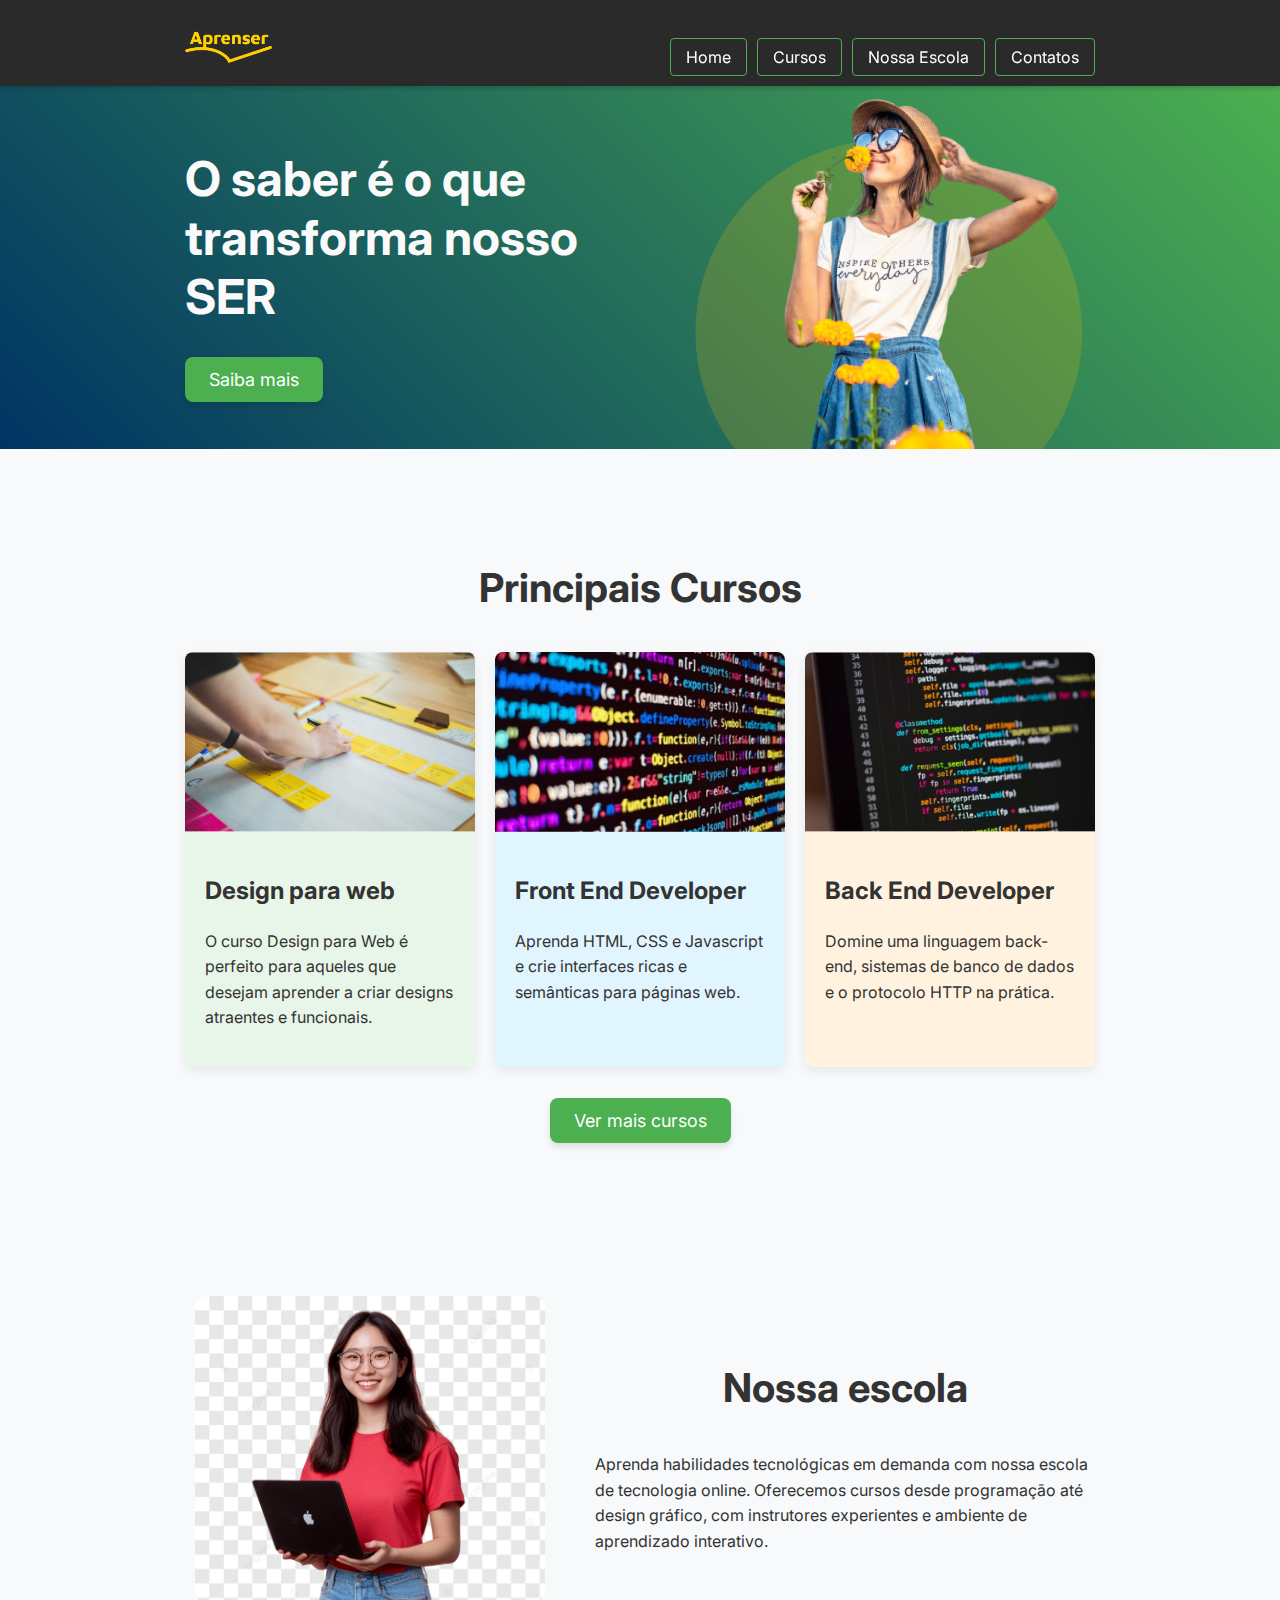
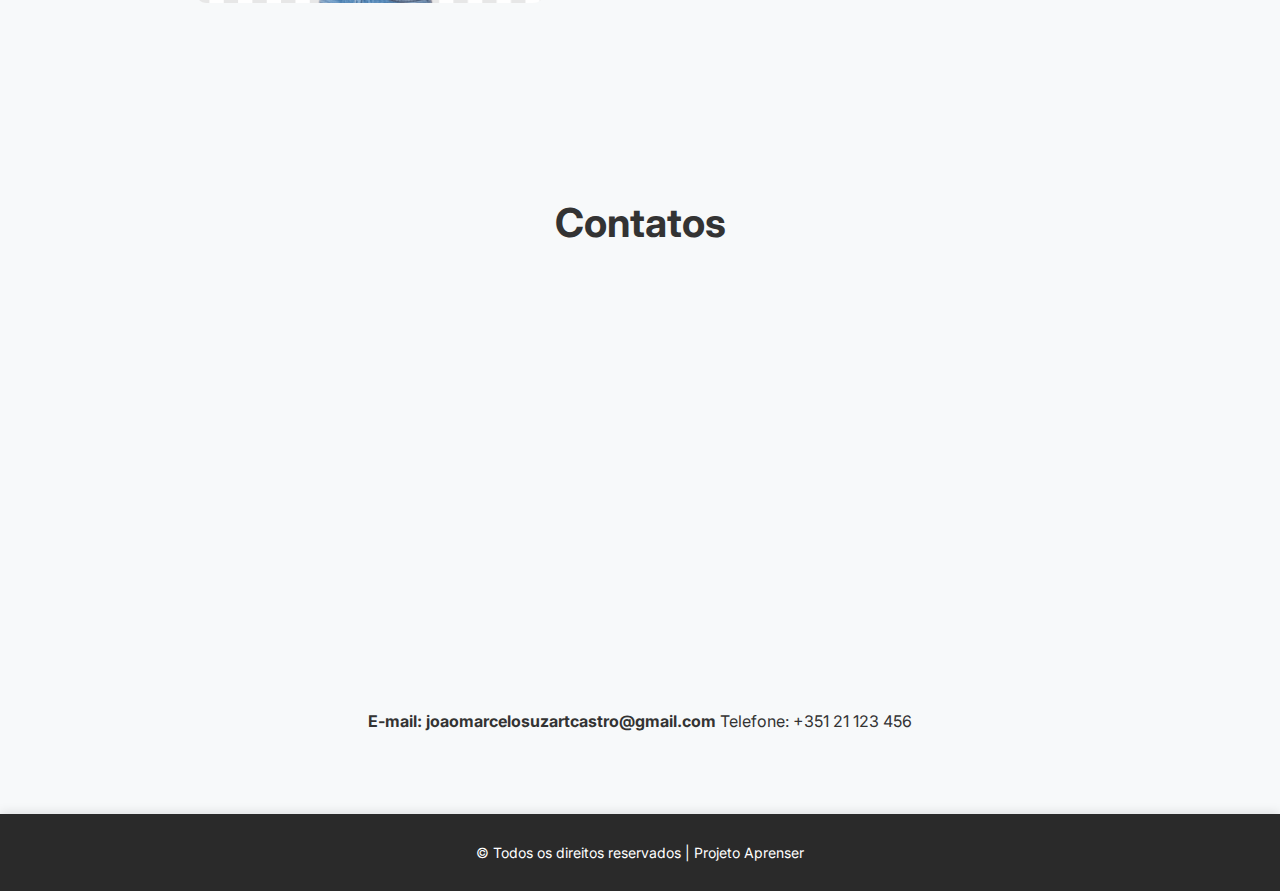
<file: index.html>
<!DOCTYPE html>
<html lang="pt-BR">

<head>
    <meta charset="UTF-8">
    <meta name="viewport" content="width=device-width, initial-scale=1.0">
    <title>Projeto Aprenser - Uma educação que transforma</title>
    <link rel="preconnect" href="https://fonts.googleapis.com">
    <link rel="preconnect" href="https://fonts.gstatic.com" crossorigin>
    <link href="https://fonts.googleapis.com/css2?family=Inter:wght@400;600&display=swap" rel="stylesheet">
    <link rel="stylesheet" href="./css/estilo.css">
</head>

<body>
    <div class="wrapperContainer wrapperContainer-dark wrapperContainer-fixed">
        <header class="header container">
            <img src="./imagens/logoAprenser.png" alt="Aprenser" class="logo">
            <button class="menu-toggle" id="hamburguer-button" aria-label="Abrir menu" aria-expanded="false">
                <span class="menu-icon"></span>
            </button>
            <nav class="header_nav" id="menu" aria-hidden="true">
                <button class="menu-close-btn" aria-label="Fechar menu">×</button>
                <ul>
                    <li><a href="#home">Home</a></li>
                    <li><a href="#cursos">Cursos</a></li>
                    <li><a href="#escola">Nossa Escola</a></li>
                    <li><a href="#contatos">Contatos</a></li>
                </ul>
            </nav>
        </header>
    </div>

    <div class="wrapperContainer wrapperContainer-hero">
        <section class="container heroBanner">
            <div class="header_content">
                <h1 class="hero_title">O saber é o que transforma nosso <span class="upper">ser</span></h1>
                <a href="#" class="btn">Saiba mais</a>
            </div>
            <img src="./imagens/HeroImage.png" alt="Mulher segurando flores">
        </section>
    </div>

    <div class="wrapperContainer wrapperContainer-light wrapperContainer-padded" id="cursos">
        <section class="cursos container">
            <h2 class="section_title">Principais Cursos</h2>
            <div class="cursosContainer">
                <article class="curso_card">
                    <img src="./imagens/curso-design.png" alt="Curso design">
                    <div class="cursos_card_content">
                        <h3>Design para web</h3>
                        <p>O curso Design para Web é perfeito para aqueles que desejam aprender a criar designs
                            atraentes e funcionais.</p>
                    </div>
                </article>

                <article class="curso_card">
                    <img src="./imagens/curso-design-1.png" alt="Curso Front-end">
                    <div class="cursos_card_content">
                        <h3>Front End Developer</h3>
                        <p>Aprenda HTML, CSS e Javascript e crie interfaces ricas e semânticas para páginas web.</p>
                    </div>
                </article>

                <article class="curso_card">
                    <img src="./imagens/curso-design-2.png" alt="Curso Back-end">
                    <div class="cursos_card_content">
                        <h3>Back End Developer</h3>
                        <p>Domine uma linguagem back-end, sistemas de banco de dados e o protocolo HTTP na prática.</p>
                    </div>
                </article>
            </div>
            <div class="btn-container">
                <a href="#" class="btn section_btn">Ver mais cursos</a>
            </div>
        </section>
    </div>

    <div class="wrapperContainer wrapperContainer-light wrapperContainer-padded" id="escola">
        <section class="container">
            <div class="escola-wrapper">
                <div class="escola_imagem">
                    <img src="./imagens/mulher.png" alt="Aluna realizando atividade prática no computador">
                </div>
                <div class="escola_content">
                    <h2 class="escola_title">Nossa escola</h2>
                    <p>Aprenda habilidades tecnológicas em demanda com nossa escola de tecnologia online. Oferecemos
                        cursos desde programação até design gráfico, com instrutores experientes e ambiente de
                        aprendizado interativo.</p>
                </div>
            </div>
        </section>
    </div>

    <div class="wrapperContainer wrapperContainer-light wrapperContainer-padded" id="contatos">
        <section class="container">
            <h2 class="section_title">Contatos</h2>
            <div class="contatos-wrapper">
                <div class="mapContainer">
                    <iframe
                        src="https://www.google.com/maps/embed?pb=!1m18!1m12!1m3!1d3887.997241323381!2d-38.45695862391097!3d-12.97207005934657!2m3!1f0!2f0!3f0!3m2!1i1024!2i768!4f13.1!3m3!1m2!1s0x7161b173566133b%3A0x47f8a256a0073289!2sAv.%20Lu%C3%ADs%20Viana%20Filho%2C%208544%20-%20Alphaville%20I%2C%20Salvador%20-%20BA%2C%2041701-015!5e0!3m2!1spt-BR!2sbr!4v1722184004077!5m2!1spt-BR!2sbr"
                        width="600" height="450" style="border:0;" allowfullscreen="" loading="lazy"
                        referrerpolicy="no-referrer-when-downgrade"></iframe>
                </div>
                <address class="contatos_address">
                    <strong>E-mail: joaomarcelosuzartcastro@gmail.com</strong>
                    Telefone: +351 21 123 456
                </address>
            </div>
        </section>
    </div>

    <div class="wrapperContainer wrapperContainer-dark">
        <footer class="footer">© Todos os direitos reservados | Projeto Aprenser</footer>
    </div>
    <script src="./script/script.js"></script>
</body>

</html>
</file>
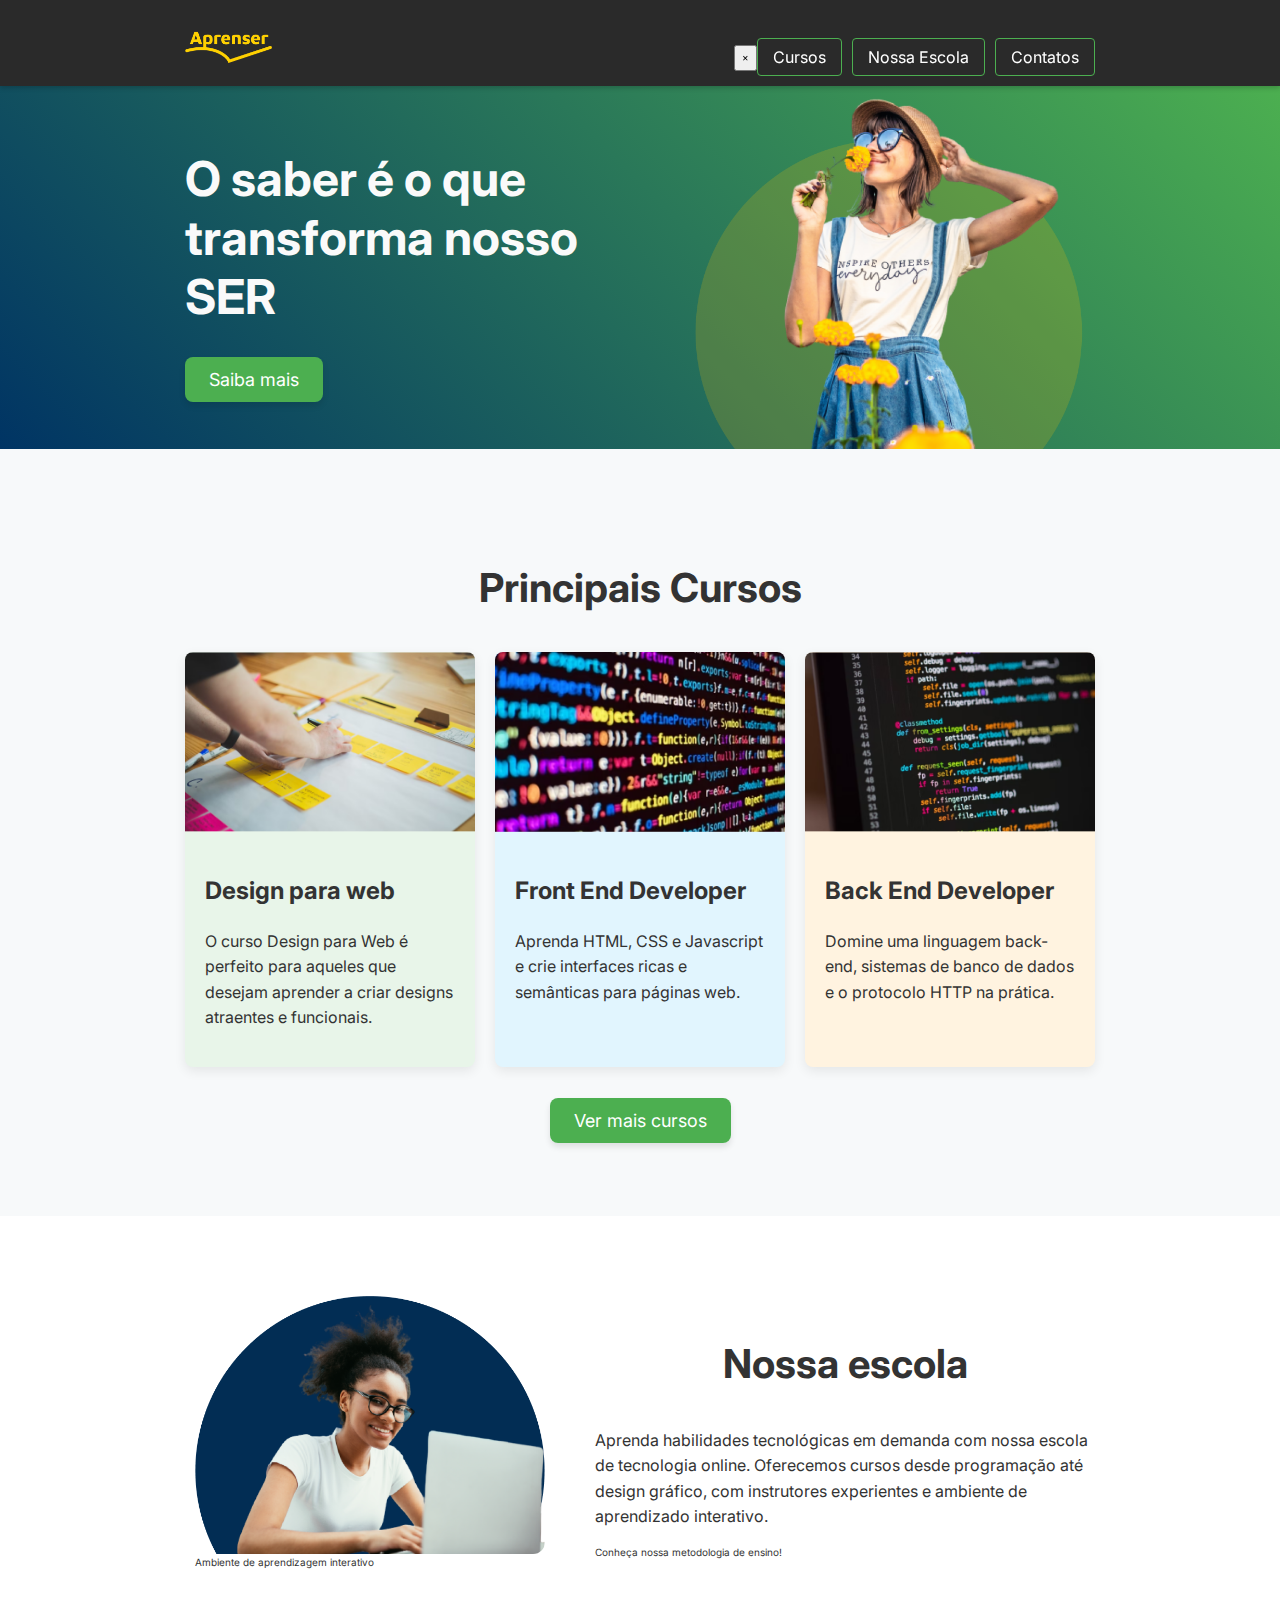
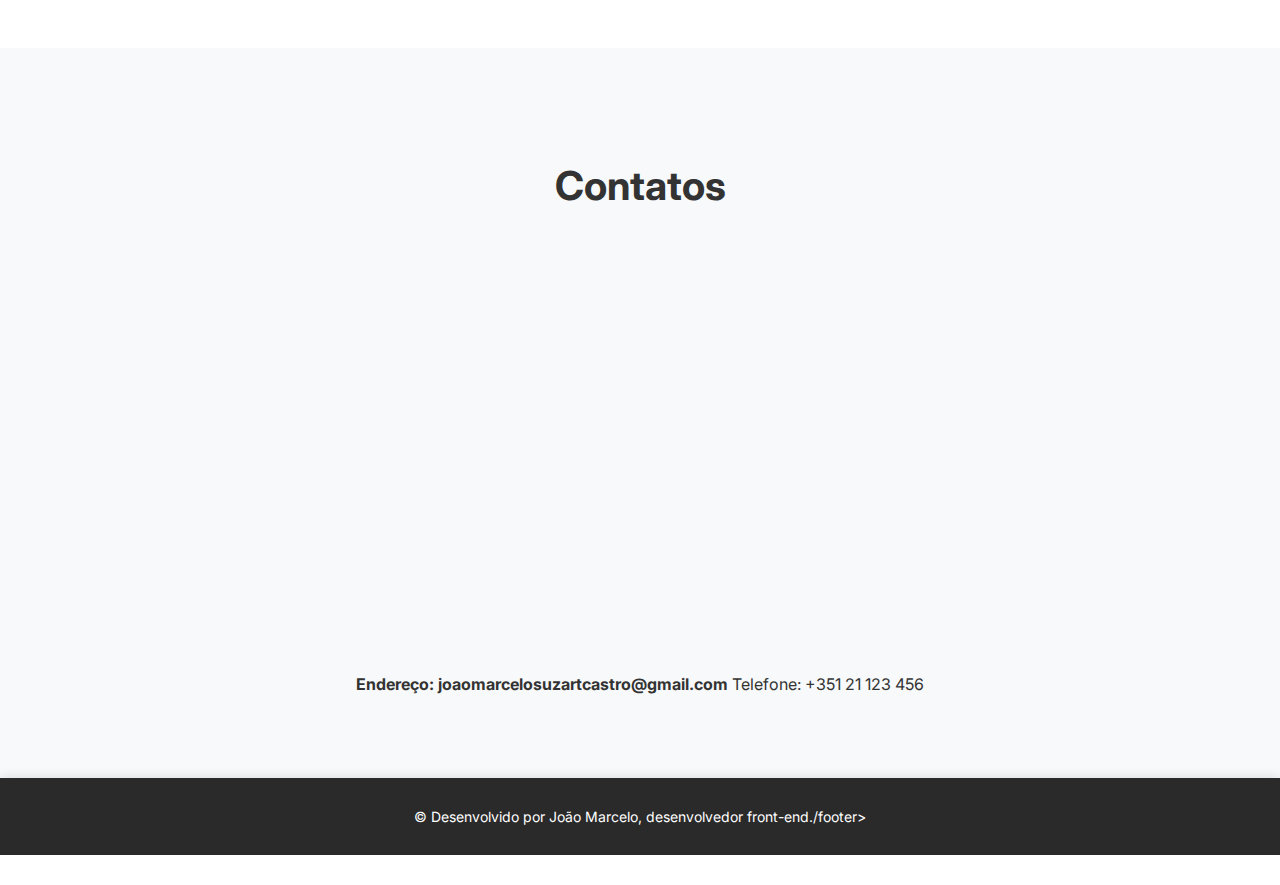
<file: css/index.html>
<!DOCTYPE html>
<html lang="pt-BR">

<head>
    <meta charset="UTF-8">
    <meta name="viewport" content="width=device-width, initial-scale=1.0">
    <title>Projeto Aprenser - Uma educação que transforma</title>
    <link rel="preconnect" href="https://fonts.googleapis.com">
    <link rel="preconnect" href="https://fonts.gstatic.com" crossorigin>
    <link href="https://fonts.googleapis.com/css2?family=Inter:wght@400;600&display=swap" rel="stylesheet">
    <link rel="stylesheet" href="../normalize/normalize.css">
    <link rel="stylesheet" href="../css/estilo.css">
</head>

<body>
    <div class="wrapperContainer wrapperContainer-dark wrapperContainer-fixed">
        <header class="header container">
            <img src="../imagens/logoAprenser.png" alt="Aprenser" class="logo">
            <button class="menu-toggle" id="hamburguer-button" aria-label="Abrir menu" aria-expanded="false">
                <span class="menu-icon"></span>
            </button>
            <nav class="header_nav" id="menu" aria-hidden="true">
                <button class="menu-close" aria-label="Fechar menu">&times;</button>
                <ul>
                    <li><a href="#cursos">Cursos</a></li>
                    <li><a href="#escola">Nossa Escola</a></li>
                    <li><a href="#contatos">Contatos</a></li>
                </ul>
            </nav>
        </header>
    </div>

    <div class="wrapperContainer wrapperContainer-hero">
        <section class="container heroBanner">
            <div class="header_content">
                <h1 class="hero_title">O saber é o que transforma nosso <span class="upper">ser</span></h1>
                <a href="#" class="btn">Saiba mais</a>
            </div>
            <img src="../imagens/HeroImage.png" alt="Mulher segurando flores">
        </section>
    </div>

    <div class="wrapperContainer wrapperContainer-light wrapperContainer-padded" id="cursos">
        <section class="cursos container">
            <h2 class="section_title">Principais Cursos</h2>
            <div class="cursosContainer">
                <article class="curso_card">
                    <img src="../imagens/curso-design.png" alt="Curso design">
                    <div class="cursos_card_content">
                        <h3>Design para web</h3>
                        <p>O curso Design para Web é perfeito para aqueles que desejam aprender a criar designs
                            atraentes e funcionais.</p>
                    </div>
                </article>

                <article class="curso_card">
                    <img src="../imagens/curso-design-1.png" alt="Curso Front-end">
                    <div class="cursos_card_content">
                        <h3>Front End Developer</h3>
                        <p>Aprenda HTML, CSS e Javascript e crie interfaces ricas e semânticas para páginas web.</p>
                    </div>
                </article>

                <article class="curso_card">
                    <img src="../imagens/curso-design-2.png" alt="Curso Back-end">
                    <div class="cursos_card_content">
                        <h3>Back End Developer</h3>
                        <p>Domine uma linguagem back-end, sistemas de banco de dados e o protocolo HTTP na prática.</p>
                    </div>
                </article>
            </div>
            <div class="btn-container">
                <a href="#" class="btn section_btn">Ver mais cursos</a>
            </div>
        </section>
    </div>

    <div class="wrapperContainer wrapperContainer-dark2 wrapperContainer-padded" id="escola">
        <section class="container">
            <div class="escola-wrapper">
                <figure class="escola_imagem">
                    <img src="../imagens/nossa-escola (1).png" alt="Aluna realizando atividade prática no computador">
                    <figcaption class="imagem_legenda">Ambiente de aprendizagem interativo</figcaption>
                </figure>
                <div class="escola_content">
                    <h2 class="escola_title">Nossa escola</h2>
                    <p>Aprenda habilidades tecnológicas em demanda com nossa escola de tecnologia online. Oferecemos
                        cursos
                        desde programação até design gráfico, com instrutores experientes e ambiente de aprendizado
                        interativo.</p>
                    <div class="escola_footer">
                        Conheça nossa metodologia de ensino!
                    </div>
                </div>
            </div>
        </section>
    </div>

    <div class="wrapperContainer wrapperContainer-light wrapperContainer-padded" id="contatos">
        <section class="container">
            <div class="contatos-wrapper">
                <h2 class="section_title">Contatos</h2>
                <div class="mapContainer">
                    <iframe
                        src="https://www.google.com/maps/embed?pb=!1m18!1m12!1m3!1d3888.2270164982865!2d-38.455698325046825!3d-12.957320259521985!2m3!1f0!2f0!3f0!3m2!1i1024!2i768!4f13.1!3m3!1m2!1s0x7161b535bf1f3dd%3A0x2853e2a8fc709c5c!2sResidencial%20Sevilha!5e0!3m2!1spt-BR!2sbr!4v1747317072870!5m2!1spt-BR!2sbr"
                        width="600" height="450" style="border:0;" allowfullscreen="" loading="lazy"
                        referrerpolicy="no-referrer-when-downgrade"></iframe>
                </div>
                <div class="contatos-info">
                    <address class="contatos_address">
                        <strong>Endereço: joaomarcelosuzartcastro@gmail.com</strong>
                        Telefone: +351 21 123 456<br>
                    </address>
                </div>
            </div>
        </section>
    </div>

    <div class="wrapperContainer wrapperContainer-dark">
        <footer class="footer">&copy; Desenvolvido por João Marcelo, desenvolvedor front-end./footer>
    </div>
    <script src="script.js"></script>
</body>

</html>
</file>
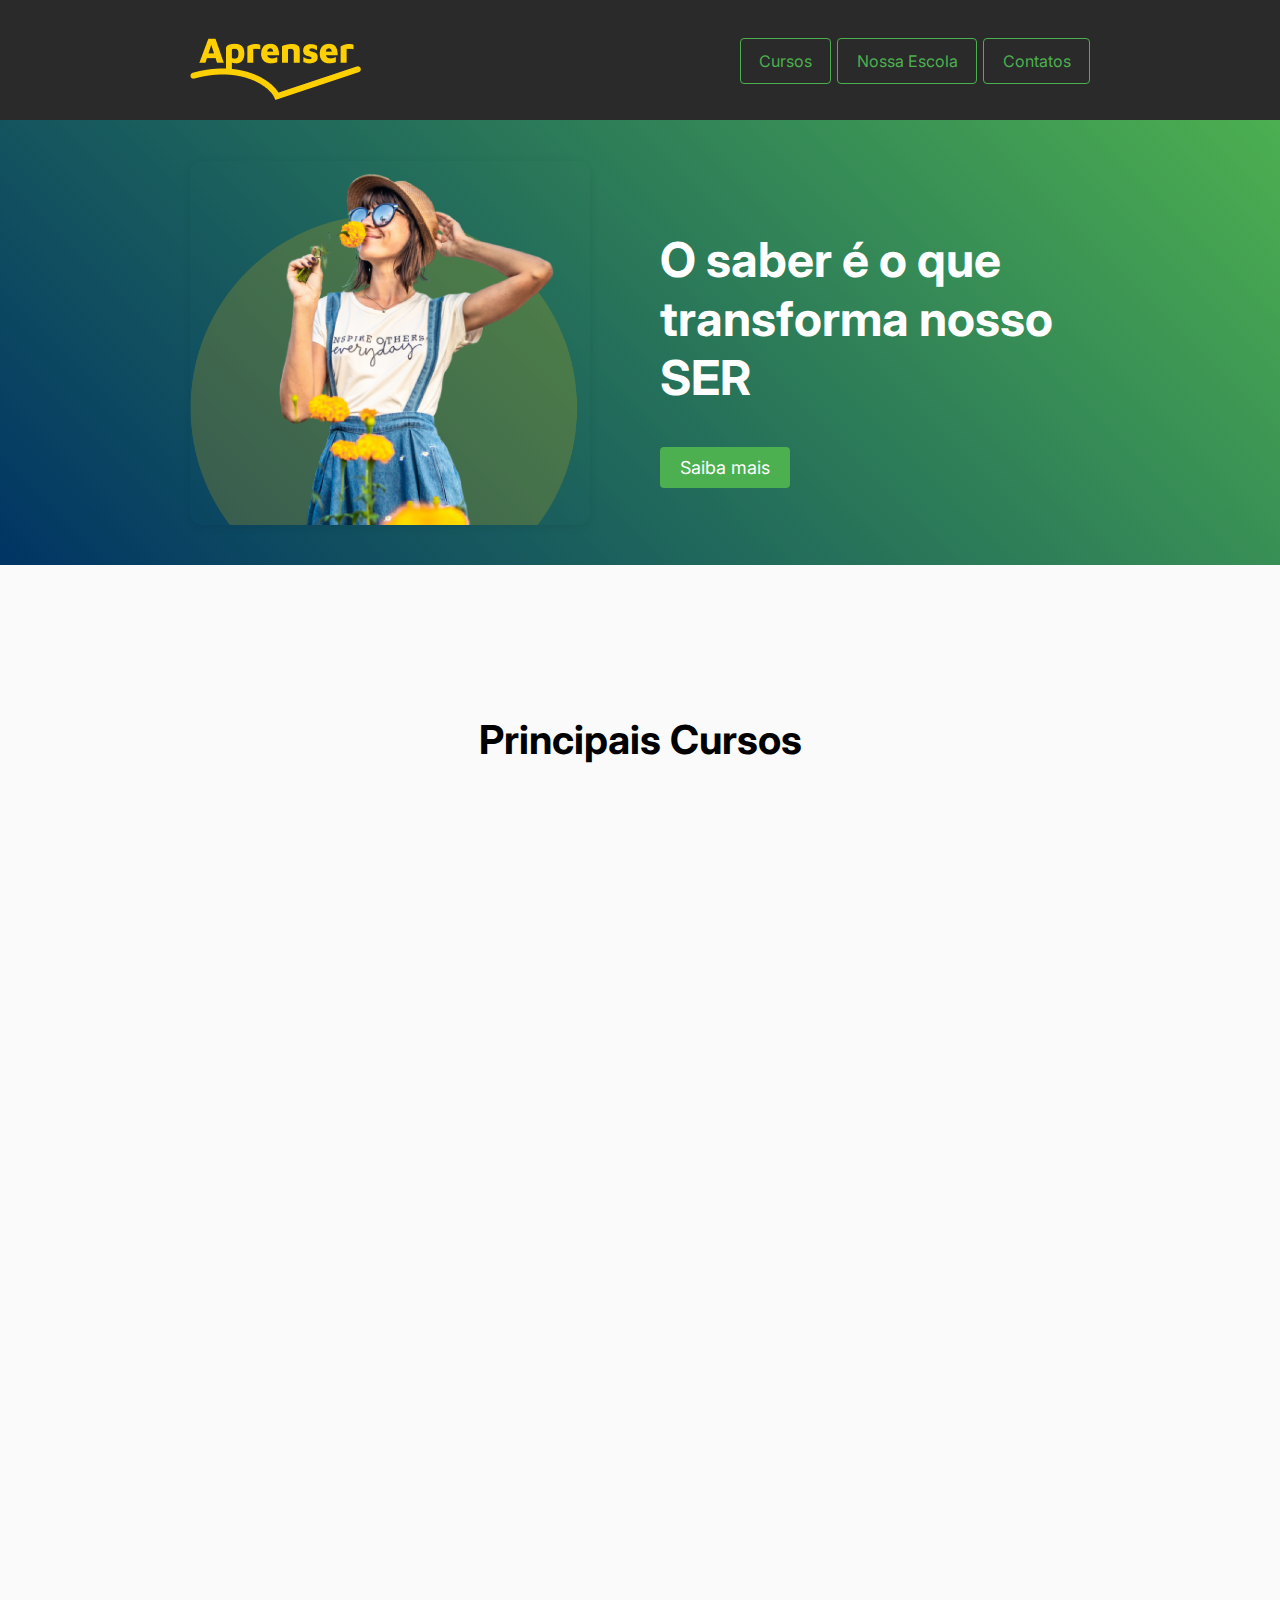
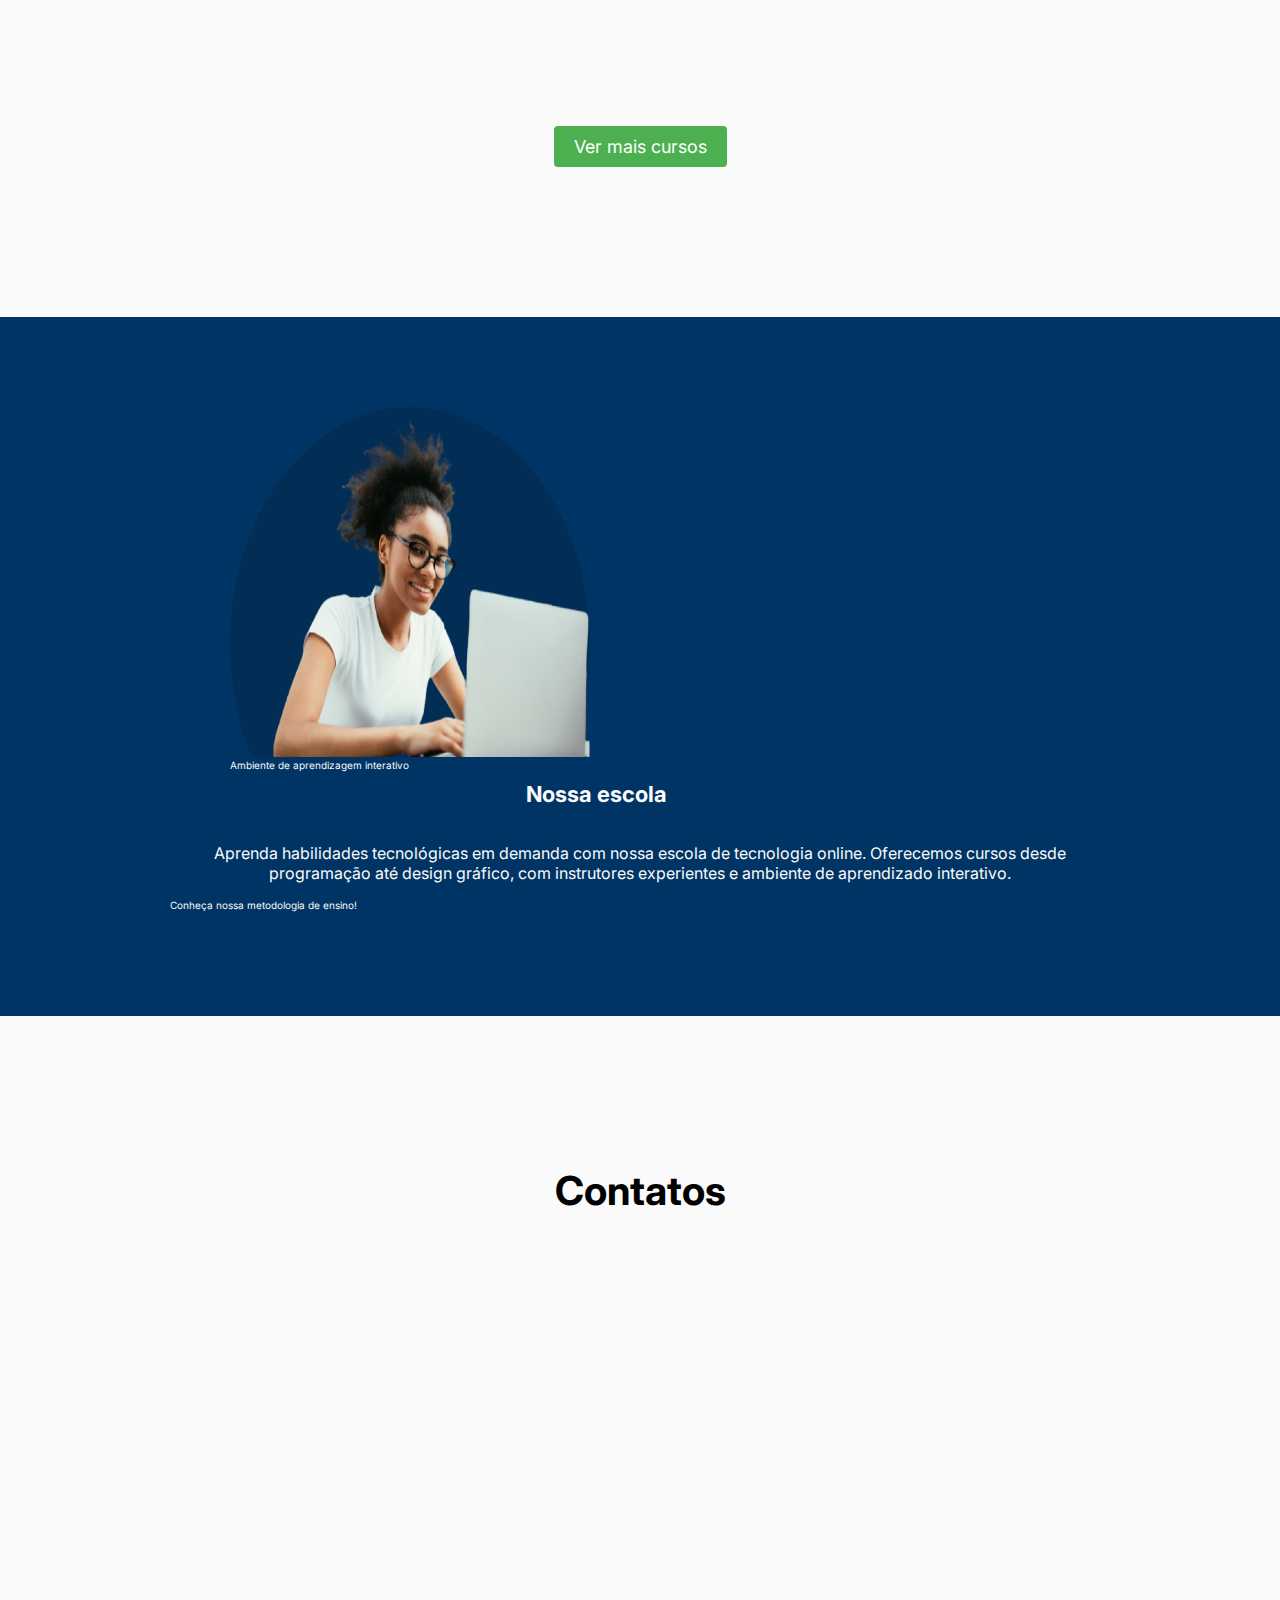
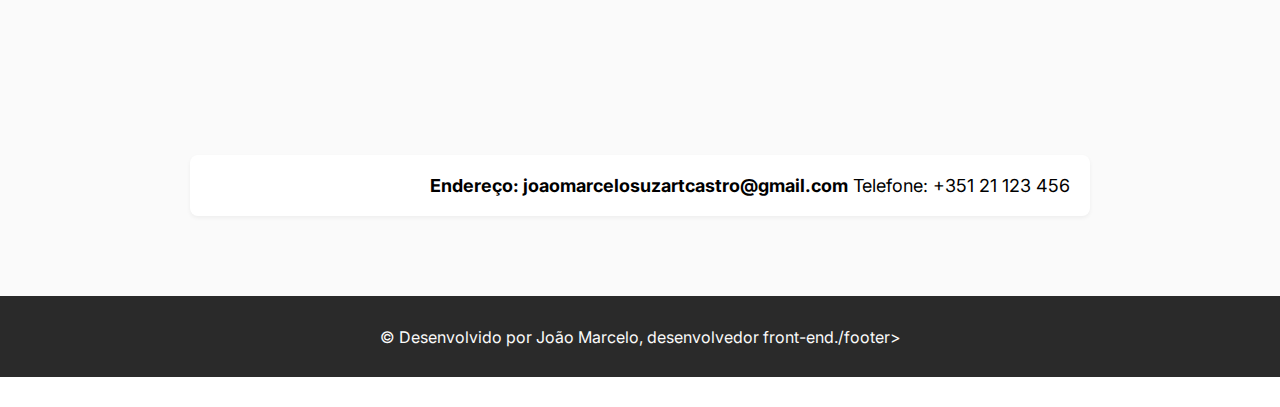
<file: style/index.html>
<!DOCTYPE html>
<html lang="pt-BR">

<head>
    <meta charset="UTF-8">
    <meta name="viewport" content="width=device-width, initial-scale=1.0">
    <title>Projeto Aprenser - Uma educação que transforma</title>
    <link rel="preconnect" href="https://fonts.googleapis.com">
    <link rel="preconnect" href="https://fonts.gstatic.com" crossorigin>
    <link href="https://fonts.googleapis.com/css2?family=Inter:wght@400;600&display=swap" rel="stylesheet">
    <link rel="stylesheet" href="../normalize/normalize.css">
    <link rel="stylesheet" href="../style/css/estilo.css">
</head>

<body>
    <div class="wrapperContainer wrapperContainer-dark wrapperContainer-fixed">
        <header class="header container">
            <img src="../imagens/logoAprenser.png" alt="Aprenser" class="logo">
            <button class="menu-toggle" id="hamburguer-button" aria-label="Abrir menu" aria-expanded="false">
                <span class="menu-icon"></span>
            </button>
            <nav class="header_nav" id="menu" aria-hidden="true">
                <button class="menu-close" aria-label="Fechar menu">&times;</button>
                <ul>
                    <li><a href="#cursos">Cursos</a></li>
                    <li><a href="#escola">Nossa Escola</a></li>
                    <li><a href="#contatos">Contatos</a></li>
                </ul>
            </nav>
        </header>
    </div>

    <div class="wrapperContainer wrapperContainer-hero">
        <section class="container heroBanner">
            <div class="header_content">
                <h1 class="hero_title">O saber é o que transforma nosso <span class="upper">ser</span></h1>
                <a href="#" class="btn">Saiba mais</a>
            </div>
            <img src="../imagens/HeroImage.png" alt="Mulher segurando flores">
        </section>
    </div>

    <div class="wrapperContainer wrapperContainer-light wrapperContainer-padded" id="cursos">
        <section class="cursos container">
            <h2 class="section_title">Principais Cursos</h2>
            <div class="cursosContainer">
                <article class="curso_card">
                    <img src="../imagens/curso-design.png" alt="Curso design">
                    <div class="cursos_card_content">
                        <h3>Design para web</h3>
                        <p>O curso Design para Web é perfeito para aqueles que desejam aprender a criar designs
                            atraentes e funcionais.</p>
                    </div>
                </article>

                <article class="curso_card">
                    <img src="../imagens/curso-design-1.png" alt="Curso Front-end">
                    <div class="cursos_card_content">
                        <h3>Front End Developer</h3>
                        <p>Aprenda HTML, CSS e Javascript e crie interfaces ricas e semânticas para páginas web.</p>
                    </div>
                </article>

                <article class="curso_card">
                    <img src="../imagens/curso-design-2.png" alt="Curso Back-end">
                    <div class="cursos_card_content">
                        <h3>Back End Developer</h3>
                        <p>Domine uma linguagem back-end, sistemas de banco de dados e o protocolo HTTP na prática.</p>
                    </div>
                </article>
            </div>
            <div class="btn-container">
                <a href="#" class="btn section_btn">Ver mais cursos</a>
            </div>
        </section>
    </div>

    <div class="wrapperContainer wrapperContainer-dark2 wrapperContainer-padded" id="escola">
        <section class="container">
            <div class="escola-wrapper">
                <figure class="escola_imagem">
                    <img src="../imagens/nossa-escola (1).png" alt="Aluna realizando atividade prática no computador"
                        width="360px" height="350px">
                    <figcaption class="imagem_legenda">Ambiente de aprendizagem interativo</figcaption>
                </figure>
                <div class="escola_content">
                    <h2 class="escola_title">Nossa escola</h2>
                    <p>Aprenda habilidades tecnológicas em demanda com nossa escola de tecnologia online. Oferecemos
                        cursos
                        desde programação até design gráfico, com instrutores experientes e ambiente de aprendizado
                        interativo.</p>
                    <div class="escola_footer">
                        Conheça nossa metodologia de ensino!
                    </div>
                </div>
            </div>
        </section>
    </div>

    <div class="wrapperContainer wrapperContainer-light wrapperContainer-padded" id="contatos">
        <section class="container">
            <div class="contatos-wrapper">
                <h2 class="section_title">Contatos</h2>
                <div class="mapContainer">
                    <iframe
                        src="https://www.google.com/maps/embed?pb=!1m18!1m12!1m3!1d3888.2270164982865!2d-38.455698325046825!3d-12.957320259521985!2m3!1f0!2f0!3f0!3m2!1i1024!2i768!4f13.1!3m3!1m2!1s0x7161b535bf1f3dd%3A0x2853e2a8fc709c5c!2sResidencial%20Sevilha!5e0!3m2!1spt-BR!2sbr!4v1747317072870!5m2!1spt-BR!2sbr"
                        width="600" height="450" style="border:0;" allowfullscreen="" loading="lazy"
                        referrerpolicy="no-referrer-when-downgrade"></iframe>
                </div>
                <div class="contatos-info">
                    <address class="contatos_address">
                        <strong>Endereço: joaomarcelosuzartcastro@gmail.com</strong>
                        Telefone: +351 21 123 456<br>
                    </address>
                </div>
            </div>
        </section>
    </div>

    <div class="wrapperContainer wrapperContainer-dark">
        <footer class="footer">&copy; Desenvolvido por João Marcelo, desenvolvedor front-end./footer>
    </div>
    <script src="./script/script.js"></script>
</body>

</html>
</file>
<file: css/estilo.css>
:root {
  --primary-color: #4caf50;
  --dark-bg-color: #2a2a2a;
  --light-bg-color: #f7f9fa;
  --text-dark: #333;
  --text-light: #fafafa;
}

* {
  box-sizing: border-box;
}

html {
  font: 400 62.5% "Inter", sans-serif;
  scroll-behavior: smooth;
}

body {
  margin: 0;
  padding: 0;
  color: var(--text-dark);
}

body.menu-open {
  overflow: hidden;
}

p,
a,
address {
  font-size: 1.6rem;
  line-height: 1.6;
}

h1 {
  font-size: 4.8rem;
}

h2 {
  font-size: 4rem;
}

h3 {
  font-size: 2.4rem;
}

a {
  text-decoration: none;
}

.upper {
  text-transform: uppercase;
}

.btn {
  background-color: var(--primary-color);
  border-radius: 8px;
  font-size: 1.8rem;
  padding: 1.2rem 2.4rem;
  color: #fff;
  border: none;
  cursor: pointer;
  transition: all 0.3s ease;
  box-shadow: 0 4px 6px rgba(0, 0, 0, 0.1);
  position: relative;
  overflow: hidden;
}

.btn:hover {
  background-color: #388e3c;
  transform: translateY(-3px);
  box-shadow: 0 6px 12px rgba(0, 0, 0, 0.15);
}

.btn:active {
  transform: translateY(-1px);
  box-shadow: 0 3px 6px rgba(0, 0, 0, 0.1);
}

.wrapperContainer {
  width: 100%;
}

.wrapperContainer-dark {
  background-color: var(--dark-bg-color);
  color: var(--text-light);
}

.wrapperContainer-light {
  background-color: var(--light-bg-color);
}

.wrapperContainer-hero {
  background: linear-gradient(45deg, #003464, #4caf50);
  color: var(--text-light);
}

.wrapperContainer-fixed {
  position: sticky;
  top: 0;
  left: 0;
  z-index: 100;
  background-color: var(--dark-bg-color);
  box-shadow: 0 2px 5px rgba(0, 0, 0, 0.2);
}

.wrapperContainer-padded {
  padding-top: 8rem;
  padding-bottom: 8rem;
}

.container {
  max-width: 96rem;
  margin: 0 auto;
  padding: 0 2.5rem;
}

.section_title {
  text-align: center;
  margin-bottom: 4rem;
}

.escola_title {
  text-align: center;
  margin-bottom: 4rem;
}

.header {
  display: flex;
  justify-content: space-between;
  align-items: center;
  padding-top: 1.5rem;
  padding-bottom: 1.5rem;
}

.logo {
  height: 40px;
}

.menu-toggle {
  display: none;
  background: none;
  border: none;
  cursor: pointer;
  padding: 1rem;
  z-index: 1000;
}

.menu-icon {
  display: block;
  width: 25px;
  height: 2px;
  background: var(--text-light);
  position: relative;
  transition: transform 0.3s ease, background-color 0.3s ease;
}

.menu-icon::before,
.menu-icon::after {
  content: "";
  display: block;
  width: 25px;
  height: 2px;
  background: var(--text-light);
  position: absolute;
  left: 0;
  transition: transform 0.3s ease, top 0.3s ease;
}

.menu-icon::before {
  top: -8px;
}

.menu-icon::after {
  top: 8px;
}

.header_nav {
  display: flex;
}

.header_nav ul {
  list-style: none;
  padding: 0;
  margin: 0;
  display: flex;
  flex-direction: row;
  gap: 1rem;
}

.header_nav a {
  color: #fff;
  border: 1px solid var(--primary-color);
  padding: 0.8rem 1.5rem;
  border-radius: 4px;
  transition: background-color 0.3s ease, color 0.3s ease;
  font-size: 1.6rem;
}

.header_nav a:hover {
  background-color: var(--primary-color);
  color: #fff;
}

.menu-close-btn {
  display: none;
}

.heroBanner {
  display: flex;
  align-items: center;
  justify-content: space-between;
  gap: 4rem;
  padding: 5rem 0;
}

.header_content {
  flex: 1;
  animation: fadeIn 1s ease-out;
}

.hero_title {
  margin-bottom: 4rem;
}

.heroBanner img {
  max-width: 400px;
  border-radius: 12px;
  animation: fadeIn 1s ease-out 0.2s both;
}

.cursosContainer {
  display: flex;
  gap: 2rem;
  flex-wrap: wrap;
  justify-content: center;
}

.curso_card {
  flex: 1;
  min-width: 280px;
  max-width: 350px;
  background: #fff;
  border-radius: 8px;
  box-shadow: 0 4px 12px rgba(0, 0, 0, 0.08);
  overflow: hidden;
  transition: transform 0.3s ease, box-shadow 0.3s ease;
}

.curso_card:hover {
  transform: translateY(-8px);
  box-shadow: 0 8px 20px rgba(0, 0, 0, 0.12);
}

.curso_card img {
  width: 100%;
  height: 180px;
  object-fit: cover;
  display: block;
}

.cursos_card_content {
  padding: 2rem;
}

.cursosContainer .curso_card:nth-child(1) {
  background: #e8f5e9;
}

.cursosContainer .curso_card:nth-child(2) {
  background: #e1f5fe;
}

.cursosContainer .curso_card:nth-child(3) {
  background: #fff3e0;
}

.btn-container {
  text-align: center;
  margin-top: 4rem;
}

.escola-wrapper {
  display: flex;
  align-items: center;
  gap: 4rem;
  flex-wrap: wrap;
  justify-content: center;
}

.escola_imagem {
  margin: 0 1rem;
  max-width: 350px;
}

.escola_imagem img {
  width: 100%;
  border-radius: 12px;
}

.escola_content {
  flex: 1;
  max-width: 600px;
}

.contatos-wrapper {
  text-align: center;
}

.mapContainer {
  width: 100%;
  margin-bottom: 2rem;
}

.mapContainer iframe {
  max-width: 100%;
  height: 400px;
  border-radius: 8px;
  border: none;
}

.contatos_address {
  font-style: normal;
}

.footer {
  background-color: var(--dark-bg-color);
  color: #fff;
  text-align: center;
  padding: 3rem 0;
  font-size: 1.4rem;
  box-shadow: 0 -2px 10px rgba(0, 0, 0, 0.1);
}

@keyframes fadeIn {
  from {
    opacity: 0;
  }
  to {
    opacity: 1;
  }
}

@keyframes fadeInUp {
  from {
    opacity: 0;
    transform: translateY(20px);
  }
  to {
    opacity: 1;
    transform: translateY(0);
  }
}

#cursos,
#escola,
#contatos {
  animation: fadeInUp 0.8s ease-out forwards;
}

@media (max-width: 768px) {
  h1 {
    font-size: 3.2rem;
  }
  h2 {
    font-size: 2.8rem;
  }

  .header.container {
    padding: 1rem 2rem;
  }

  .menu-toggle {
    display: block;
  }

  .header_nav {
    position: fixed;
    top: 0;
    left: 0;
    width: 250px;
    height: 100vh;
    background: var(--dark-bg-color);
    z-index: 1100;
    transform: translateX(-100%);
    transition: transform 0.4s cubic-bezier(0.4, 0, 0.2, 1);
    flex-direction: column;
    padding: 8rem 2rem 2rem;
  }

  body.menu-open .header_nav {
    transform: translateX(0);
  }

  .header_nav ul {
    flex-direction: column;
    gap: 1rem;
  }

  .header_nav a {
    font-size: 1.8rem;
    padding: 1rem;
    display: block;
    border: none;
  }

  .header_nav a:hover {
    background-color: var(--primary-color);
  }

  .menu-close-btn {
    display: block;
    background: none;
    border: none;
    color: var(--text-light);
    font-size: 3.5rem;
    font-weight: 300;
    line-height: 1;
    position: absolute;
    top: 1.5rem;
    right: 1.5rem;
    cursor: pointer;
  }

  .heroBanner {
    flex-direction: column-reverse;
    text-align: center;
    padding: 3rem 0;
    gap: 2rem;
  }

  .heroBanner img {
    width: 100%;
    max-height: 350px;
    object-fit: cover;
    object-position: center 25%;
  }

  img {
    max-width: 100%;
    height: auto;
    display: block;
    border-radius: 8px;
    box-shadow: 0 4px 8px rgba(0, 0, 0, 0.1);
    margin-left: 0.8em;
  }

  .escola-wrapper {
    flex-direction: column;
    text-align: center;
    gap: 2rem;
  }
}

@media (min-width: 1024px) and (max-width: 1366px) {
  .container {
    max-width: 96rem;
    margin: 0 auto;
    padding: 0 2.5rem;
  }
  .hero_title {
    margin-top: 0.2em;
  }
  .section_title {
    text-align: center;
    margin-bottom: 4rem;
  }

  .escola_title {
    text-align: center;
    margin-bottom: 4rem;
  }

  .header {
    display: flex;
    justify-content: space-between;
    align-items: center;
    padding-top: 1.5rem;
    padding-bottom: 1.5rem;
  }

  .logo {
    height: 40px;
  }

  .menu-toggle {
    display: none;
  }

  .header_nav {
    position: static;
    width: auto;
    height: auto;
    background: none;
    transform: none;
    padding: 0;
    flex-direction: row;
    transition: none;
    padding-top: 3em;
  }

  .header_nav ul {
    flex-direction: row;
    gap: 1rem;
  }

  .header_nav a {
    color: #fff;
    border: 1px solid var(--primary-color);
    padding: 0.8rem 1.5rem;
  }

  .header_nav a:hover {
    background-color: var(--primary-color);
    color: #fff;
  }

  .header_nav .menu-close-btn {
    display: none;
  }
}
@media (min-width: 360px) and (max-width: 768px) {
  .contatos_address {
    font-style: normal;
    font-size: 1.4rem;
    margin-right: 1em;
  }
}
</file>
<file: style/css/estilo.css>
:root {
  --primary-color: #4caf50;
}

html {
  font: 400 62.5% "Inter", sans-serif;
}

body {
  margin: 0;
  padding: 0;
}

p,
a {
  font-size: 1.6rem;
}

h1 {
  font-size: 4.8rem;
}

h2 {
  font-size: 4rem;
}

h3 {
  font-size: 3.2rem;
}

nav a {
  color: inherit;
}

.upper {
  text-transform: uppercase;
}

.btn {
  background-color: var(--primary-color);
  border-radius: 4px;
  font-size: 1.8rem;
  text-decoration: none;
  padding: 1rem 2rem;
  display: inline-block;
  color: #fff;
  border: none;
  cursor: pointer;
  transition: background 0.2s;
}

.btn:hover {
  background-color: #388e3c;
}

.wrapperContainer {
  padding-top: 1px;
}

.wrapperContainer-dark {
  background-color: #2a2a2a;
  color: #fafafa;
}

.wrapperContainer-light {
  background-color: #fafafa;
}

.wrapperContainer-dark2 {
  background-color: #003464;
  color: #fafafa;
}

.wrapperContainer-fixed {
  position: sticky;
  width: 100%;
  top: 0;
  left: 0;
  z-index: 10;
}

.wrapperContainer-padded {
  padding-top: 8rem;
  padding-bottom: 8rem;
}

.container {
  max-width: 90rem;
  margin: auto;
  padding: 0 1rem;
}

.section_title {
  padding: 7rem 0;
  text-align: center;
  margin: 0;
  width: 100%;
}

.section_btn {
  margin: 7rem 0;
}

.header {
  display: flex;
  justify-content: space-between;
  align-items: center;
  color: var(--primary-color);
  padding: 2rem 0;
}

.header_nav a {
  padding: 0.75em 1.15em;
  border: solid 1px;
  text-decoration: none;
  color: inherit;
  border-radius: 4px;
  transition: all 0.3s ease;
}

.header_nav ul {
  display: flex;
  gap: 0.6rem;
  list-style-type: none;
  margin: 0;
  padding: 0;
}

.header_nav a:hover {
  background-color: #388e3c;
  color: #fff;
}

.wrapperContainer-hero {
  background: linear-gradient(45deg, #003464, #4caf50);
}

.heroBanner {
  display: flex;
  flex-direction: row-reverse;
  justify-content: space-between;
  align-items: center;
  gap: 7em;
  padding: 4rem 0;
}

.hero_content {
  flex: 1;
  text-align: right;
}
menu {
  list-style: none;
  padding: 0;
  margin: 0;
  background-color: #444;
}

.hamburger-button .icon {
  display: inline-block;
  width: 30px;
  text-align: center;
}

.hamburger-button[aria-expanded="false"] .icon::before {
  content: "\2630";
}

.hamburger-button[aria-expanded="true"] .icon::before {
  content: "\2715";
}

.hamburger-button-js-enabled + .menu {
  display: flex;
  position: absolute;
  width: calc(100% - 30px);
  left: 15px;
  top: 60px;
  flex-direction: column;
}

/* Correção: seletor corrigido para menu fechado */
.hamburger-button-js-enabled + .menu.menu-closed {
  display: none;
}

.menu li a {
  color: white;
  padding: 10px;
  display: block;
  text-decoration: none;
}

.menu li a:hover,
.menu li a:focus {
  background-color: #555;
}

.hamburger-button {
  display: none;
  background: none;
  border: none;
  color: white;
  font-size: 24px;
  padding: 14px;
  cursor: pointer;
}

.hamburger-button.hamburger-button-js-enabled {
  display: block;
}

@media (min-width: 400px) {
  .hamburger-button {
    display: none;
  }
  .hamburger-button-js-enabled + .menu {
    position: static;
    display: flex;
    flex-direction: row;
    width: auto;
    justify-content: space-around;
    align-items: center;
  }
}

.hero_title {
  margin-bottom: 4rem;
  color: #fff;
}

.heroBanner img {
  max-width: 400px;
  width: 100%;
  height: auto;
  border-radius: 12px;
  box-shadow: 0 2px 8px rgba(0, 0, 0, 0.08);
}

.cursos {
  text-align: center;
}

.cursosContainer {
  display: flex;
  text-align: left;
  gap: 2rem;
  flex-wrap: wrap;
}

.curso_card {
  flex: 1;
  min-width: 300px;
  margin-bottom: 2rem;
}

.curso_card img {
  display: block;
  width: 100%;
  height: 180px;
  object-fit: cover;
  border-radius: 8px 8px 0 0;
}

.curso_card h3 {
  font-size: 2.4rem;
  margin: 1.5rem 0 1rem 0;
}

.cursos_card p {
  font-size: 1.8rem;
  line-height: 1.5;
}

.cursos_card_content {
  padding: 2rem;
  border: 1px solid #eee;
  border-radius: 0 0 8px 8px;
  border-top: none;
  background: #fff;
  min-height: 160px;
  box-shadow: 0 2px 4px rgba(0, 0, 0, 0.05);
}

.escola {
  display: flex;
  flex-direction: row;
  gap: 7rem;
  padding: 7rem 2rem;
  align-items: flex-start;
}

.escola_content {
  flex: 1;
  text-align: right;
}

.escola img {
  max-width: 250px;
  width: 100%;
  border-radius: 12px;
  box-shadow: 0 2px 8px rgba(0, 0, 0, 0.08);
  display: block;
  margin: 0 auto;
  padding: 20px;
  padding-left: 5em;
}

.escola_content {
  flex: 1;
  text-align: center;
  display: flex;
  flex-direction: column;
  align-items: center;
}

.escola_title,
.escola p,
.escola_footer {
  text-align: center;
  padding-right: 4em;
}
.escola_footer {
  margin-bottom: 2.5rem;
  text-align: left;
  width: 100%;
}

.escola_title {
  font-size: 2.2rem;
  margin-top: 0;
  margin-bottom: 2rem;
}

.escola p {
  font-size: 1.8rem;
  line-height: 1.5;
}

.contatos_container {
  display: flex;
  flex-direction: row;
  gap: 4rem;
  align-items: flex-start;
  padding: 4rem 0;
}

.contatos iframe {
  flex: 2;
  height: 450px;
  border-radius: 8px;
  border: none;
}

.contatos_address {
  flex: 1;
  text-align: right;
  font: normal 1.8rem "Inter", sans-serif;
  padding: 2rem;
  background: #fff;
  border-radius: 8px;
  box-shadow: 0 2px 4px rgba(0, 0, 0, 0.05);
}

.footer {
  display: flex;
  justify-content: center;
  align-items: center;
  font-size: 1.6rem;
  padding: 3rem 0;
}

.footer a {
  color: inherit;
}

.mapContainer {
  display: flex;
  justify-content: center;
  align-items: center;
  width: 100%;
  margin-bottom: 2rem;
}

.mapContainer iframe {
  max-width: 100%;
  height: 450px;
  border-radius: 8px;
  border: none;
}

.btn,
.curso_card,
.escola img,
.footer,
.header,
.heroBanner img {
  transition: all 0.4s cubic-bezier(0.4, 0, 0.2, 1);
}
.header {
  display: flex;
  justify-content: space-between;
  align-items: center;
  color: var(--primary-color);
  padding: 2rem 0;
}

.header_nav a {
  padding: 0.75em 1.15em;
  border: solid 1px;
  text-decoration: none;
  color: inherit;
  border-radius: 4px;
  transition: all 0.3s ease;
}

.header_nav ul {
  display: flex;
  gap: 0.6rem;
  list-style-type: none;
  margin: 0;
  padding: 0;
}

.header_nav a:hover {
  background-color: #388e3c;
  color: #fff;
}

/* Ajustes responsivos */
@media (max-width: 768px) {
  .heroBanner {
    flex-direction: column;
    text-align: center;
    gap: 3rem;
  }

  .hero_content {
    text-align: center;
  }

  .escola {
    flex-direction: column;
    gap: 3rem;
  }

  .escola_content {
    text-align: center;
  }

  .contatos_container {
    flex-direction: column;
  }

  .contatos_address {
    width: 100%;
    flex: none;
    text-align: center;
  }

  .contatos iframe {
    width: 100%;
    flex: none;
  }

  .escola_footer {
    text-align: center;
  }
}

.menu-toggle {
  display: none;
  background: none;
  border: none;
  cursor: pointer;
  padding: 1rem;
  margin-left: 1rem;
  z-index: 200;
  position: relative;
}
.menu-icon {
  display: block;
  width: 28px;
  height: 3px;
  background: #4caf50;
  position: relative;
  transition: background 0.3s;
}
.menu-icon::before,
.menu-icon::after {
  content: "";
  display: block;
  width: 28px;
  height: 3px;
  background: #4caf50;
  position: absolute;
  left: 0;
  transition: 0.3s;
}
.menu-icon::before {
  top: -9px;
}
.menu-icon::after {
  top: 9px;
}

.menu-toggle.active .menu-icon {
  background: transparent;
}
.menu-toggle.active .menu-icon::before {
  transform: rotate(45deg) translate(5px, 5px);
  top: 0;
}
.menu-toggle.active .menu-icon::after {
  transform: rotate(-45deg) translate(5px, -5px);
  top: 0;
}

#menu {
  position: fixed;
  top: 0;
  left: -300px;
  width: 260px;
  height: 100vh;
  background: #222;
  color: #fff;
  box-shadow: 2px 0 8px rgba(0, 0, 0, 0.2);
  z-index: 100;
  transition: left 0.3s cubic-bezier(0.4, 0, 0.2, 1);
  display: flex;
  flex-direction: column;
  padding: 2rem 1.5rem 1.5rem 1.5rem;
}
#menu.menu-closed {
  left: -300px;
}
#menu[aria-hidden="false"] {
  left: 0;
}
.menu-close {
  background: none;
  border: none;
  color: #fff;
  font-size: 2rem;
  align-self: flex-end;
  cursor: pointer;
  margin-bottom: 1.5rem;
}
.menu-toggle {
  z-index: 100;
}
@media (min-width: 768px) {
  #menu {
    position: static;
    width: auto;
    height: auto;
    background: none;
    color: inherit;
    box-shadow: none;
    flex-direction: row;
    padding: 0;
    display: block;
    transition: none;
    right: 0;
  }
  .menu-close {
    display: none;
  }
}
@media (max-width: 768px) {
  .header_nav ul {
    display: none;
    flex-direction: column;
    background: #2a2a2a;
    position: absolute;
    top: 0;
    left: 0;
    width: 200px;
    box-shadow: 0 2px 8px rgba(0, 0, 0, 0.15);
    padding: 1rem 0;
    z-index: 100;
    min-height: 300vh;
    height: 200vh;
    align-items: flex-start;
    margin-top: 2em;
  }
  .header_nav ul.active {
    display: flex;
  }
  .menu-toggle {
    display: block;
    position: fixed;
    left: 10px;
    top: 20px;
  }
  .header {
    position: relative;
  }
}

/* Exemplo de media query para telas menores */
@media (max-width: 768px) {
  .navbar,
  .menu,
  .nav {
    /* Substitua pelo seletor do seu menu */
    display: block;
    width: 100%;
    text-align: center;
    background: #fff; /* ou a cor que preferir */
    position: static; /* ou ajuste conforme necessário */
  }
  .navbar ul,
  .menu ul,
  .nav ul {
    flex-direction: column;
    padding: 0;
    margin: 0;
  }
  .navbar li,
  .menu li,
  .nav li {
    display: block;
    margin: 10px 0;
  }
  /* Se quiser um menu hambúrguer, adicione um botão e use JS para mostrar/ocultar o menu */
}

/* Garante que o menu lateral funcione corretamente em telas pequenas */
@media (max-width: 768px) {
  .header_nav {
    /* O menu lateral já está com position: fixed no CSS global */
  }
  .header_nav ul {
    display: flex;
    flex-direction: column;
    gap: 1.5rem;
    margin-top: 2rem;
    background: none;
    position: static;
    width: 100%;
    min-height: auto;
    height: auto;
    align-items: flex-start;
    box-shadow: none;
    padding: 0;
  }
  .header_nav ul li {
    width: 100%;
  }
  .header_nav ul li a {
    width: 100%;
    display: block;
    color: #fff;
    padding: 1rem 0;
    border: none;
    background: none;
    text-align: left;
  }
  .menu-toggle {
    display: block;
    position: fixed;
    left: 20px;
    top: 10px;
    z-index: 100;
    margin-right: 20px;
    padding-top: 5px;
  }
}

/* Remove regras antigas e genéricas que não se aplicam ao seu menu */
.navbar,
.menu,
.nav {
  display: none !important;
}
</file>
